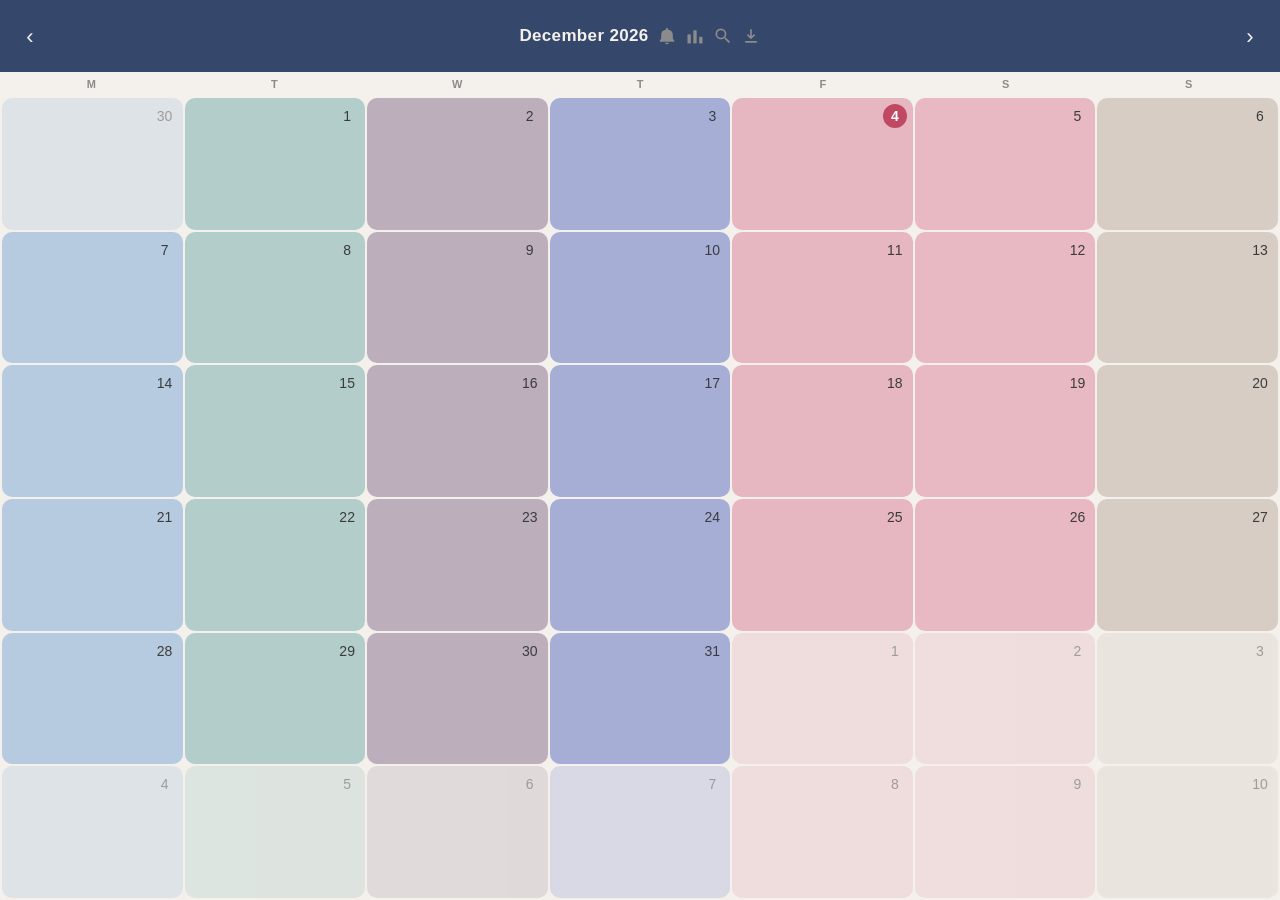
<file: planner.html>
<!DOCTYPE html>
<html lang="en">
<head>
<meta charset="UTF-8" />
<meta name="viewport" content="width=device-width, initial-scale=1, maximum-scale=1, user-scalable=no, viewport-fit=cover" />
<title>Planner</title>
<meta name="theme-color" content="#35476b" />
<meta name="apple-mobile-web-app-capable" content="yes" />
<meta name="mobile-web-app-capable" content="yes" />
<meta name="apple-mobile-web-app-status-bar-style" content="black-translucent" />
<meta name="apple-mobile-web-app-title" content="Planner" />
<link rel="icon" href="data:image/svg+xml,%3Csvg xmlns='http://www.w3.org/2000/svg' viewBox='0 0 100 100'%3E%3Crect width='100' height='100' rx='22' fill='%2335476b'/%3E%3Crect x='18' y='18' width='64' height='64' rx='10' fill='%23f4f1ec'/%3E%3Crect x='18' y='18' width='64' height='20' rx='10' fill='%23c04863'/%3E%3Crect x='18' y='28' width='64' height='10' fill='%23c04863'/%3E%3C/svg%3E" />
<link rel="apple-touch-icon" href="data:image/svg+xml,%3Csvg xmlns='http://www.w3.org/2000/svg' viewBox='0 0 100 100'%3E%3Crect width='100' height='100' rx='22' fill='%2335476b'/%3E%3Crect x='18' y='18' width='64' height='64' rx='10' fill='%23f4f1ec'/%3E%3Crect x='18' y='18' width='64' height='20' rx='10' fill='%23c04863'/%3E%3Crect x='18' y='28' width='64' height='10' fill='%23c04863'/%3E%3C/svg%3E" />
<style>
  :root{
    --bg:#f4f1ec;
    --card:#ffffff;
    --header:#35476b;
    --header-text:#f4f1ec;
    --today:#c04863;
    --binge:#e13d3d;
    --pink:#ec6fa6;
    --amber:#f2a93c;
    --green:#3fa66a;
    --blue:#3d6fd1;
    --black:#242424;
    --note:#6b5b73;
    --bell-on:#ffd400;
    --bell-off:#8b8b8b;
    --num:#3c3c3c;
    --muted:#8b8b8b;
    --mon:#b7cbe0;
    --tue:#b3cdcb;
    --wed:#bcaebb;
    --thu:#a6aed6;
    --fri:#e6b7c1;
    --sat:#e8b9c3;
    --sun:#d7cdc4;
  }
  *{box-sizing:border-box; -webkit-tap-highlight-color:transparent;}
  html,body{
    height:100%;
    margin:0;
    overscroll-behavior:none;
    touch-action:manipulation;
  }
  body{
    background:var(--bg);
    font-family:-apple-system,BlinkMacSystemFont,"Segoe UI",Roboto,Helvetica,Arial,sans-serif;
    display:flex;
    flex-direction:column;
    height:100dvh;
    padding:env(safe-area-inset-top) env(safe-area-inset-right) env(safe-area-inset-bottom) env(safe-area-inset-left);
    user-select:none;
  }
  header{
    background:var(--header);
    color:var(--header-text);
    display:flex;
    align-items:center;
    justify-content:space-between;
    padding:14px 8px;
    flex-shrink:0;
  }
  header button{
    background:none;
    border:none;
    color:var(--header-text);
    font-size:22px;
    width:44px;
    height:44px;
    line-height:44px;
    cursor:pointer;
  }
  header h1{
    margin:0;
    font-size:17px;
    font-weight:600;
    letter-spacing:.02em;
    cursor:pointer;
  }
  .header-center{
    display:flex;
    align-items:center;
    gap:8px;
  }
  .bell-btn{
    background:none;
    border:none;
    padding:0;
    width:20px;
    height:20px;
    color:var(--bell-off);
    cursor:pointer;
    flex-shrink:0;
  }
  .bell-btn svg{ width:100%; height:100%; fill:currentColor; display:block; }
  .bell-btn.active{ color:var(--bell-on); }
  .weekdays{
    display:grid;
    grid-template-columns:repeat(7,1fr);
    flex-shrink:0;
  }
  .weekdays span{
    text-align:center;
    font-size:11px;
    font-weight:600;
    color:var(--muted);
    padding:6px 0;
  }
  .grid{
    flex:1;
    display:grid;
    grid-template-columns:repeat(7,1fr);
    grid-template-rows:repeat(6,1fr);
    gap:2px;
    padding:2px;
    min-height:0;
  }
  .cell{
    position:relative;
    display:flex;
    flex-direction:column;
    align-items:flex-end;
    padding:6px;
    border-radius:10px;
    background:var(--bg);
    cursor:pointer;
    overflow:hidden;
  }
  .cell.in span.num{color:var(--num);}
  .cell.out{opacity:.35;}
  .cell:nth-child(7n+1){background:var(--mon);}
  .cell:nth-child(7n+2){background:var(--tue);}
  .cell:nth-child(7n+3){background:var(--wed);}
  .cell:nth-child(7n+4){background:var(--thu);}
  .cell:nth-child(7n+5){background:var(--fri);}
  .cell:nth-child(7n+6){background:var(--sat);}
  .cell:nth-child(7n+7){background:var(--sun);}
  .cell span.num{
    font-size:14px;
    font-weight:500;
    width:24px;
    height:24px;
    display:flex;
    align-items:center;
    justify-content:center;
    border-radius:50%;
  }
  .cell.today span.num{
    background:var(--today);
    color:#fff;
    font-weight:700;
  }
  .appt-mark{
    width:14px;
    height:3px;
    border-radius:2px;
    background:var(--header);
    opacity:.8;
    margin-top:3px;
  }
  .marks{
    display:flex;
    flex-wrap:wrap;
    gap:2px;
    justify-content:flex-end;
    margin-top:auto;
  }
  .dot{
    width:5px;
    height:5px;
    border-radius:50%;
    background:var(--header);
    opacity:.6;
  }
  .dot.binge{ background:var(--binge); opacity:1; }
  .dot.pink{ background:var(--pink); opacity:1; }
  .dot.amber{ background:var(--amber); opacity:1; }
  .dot.green{ background:var(--green); opacity:1; }
  .dot.blue{ background:var(--blue); opacity:1; }
  .dot.black{ background:var(--black); opacity:1; }
  .dot.note{
    background:var(--note);
    opacity:1;
  }

  .backdrop{
    position:fixed;
    inset:0;
    background:rgba(0,0,0,.35);
    opacity:0;
    pointer-events:none;
    transition:opacity .2s ease;
    z-index:10;
  }
  .backdrop.open{opacity:1; pointer-events:auto;}

  .sheet{
    position:fixed;
    left:50%;
    top:50%;
    transform:translate(-50%,-50%) scale(.95);
    background:var(--card);
    border-radius:18px;
    padding:20px;
    opacity:0;
    pointer-events:none;
    transition:opacity .2s ease, transform .2s ease;
    z-index:11;
    max-height:80vh;
    width:min(92vw, 420px);
    display:flex;
    flex-direction:column;
  }
  .sheet.open{
    opacity:1;
    pointer-events:auto;
    transform:translate(-50%,-50%) scale(1);
  }
  .sheet-top{
    display:flex;
    align-items:center;
    justify-content:space-between;
    flex-shrink:0;
    margin-bottom:10px;
  }
  .sheet-top h2{
    margin:0;
    font-size:16px;
    font-weight:600;
    color:var(--num);
  }
  .sheet-close{
    background:none;
    border:none;
    font-size:20px;
    color:var(--muted);
    cursor:pointer;
    width:32px;
    height:32px;
  }
  .sheet-actions{
    display:flex;
    align-items:center;
    gap:2px;
  }
  .icon-btn{
    background:none;
    border:none;
    cursor:pointer;
  }
  .notes-icon{
    width:18px;
    height:18px;
    border-radius:4px;
    background:var(--note);
    opacity:.85;
    padding:0;
  }
  #notes-back{
    font-size:20px;
    color:var(--muted);
    width:32px;
    height:32px;
    margin-bottom:6px;
  }
  #notes-view{
    display:flex;
    flex-direction:column;
    flex:1;
    min-height:0;
  }
  #notes-view[hidden]{ display:none; }
  #lock-panel{
    display:flex;
    flex-direction:column;
    align-items:center;
    gap:10px;
    padding:30px 0;
  }
  #lock-panel[hidden]{ display:none; }
  #pin-input{
    width:120px;
    text-align:center;
    letter-spacing:14px;
    font-size:20px;
    border:1px solid #ddd;
    border-radius:10px;
    padding:10px 0 10px 14px;
    background:var(--bg);
  }
  #pin-input.error{
    border-color:var(--binge);
    animation:shake .3s;
  }
  #pin-hint{
    font-size:11px;
    color:var(--muted);
    height:12px;
    margin:0;
  }
  #forgot-btn{
    background:none;
    border:none;
    color:var(--muted);
    font-size:15px;
    cursor:pointer;
    margin-top:6px;
  }
  @keyframes shake{
    25%{ transform:translateX(-6px); }
    75%{ transform:translateX(6px); }
  }
  #notes-text{
    flex:1;
    min-height:120px;
    resize:none;
    border:1px solid #ddd;
    border-radius:10px;
    padding:10px;
    font-size:14px;
    font-family:inherit;
    background:var(--bg);
    color:var(--num);
  }
  .log-row{
    display:flex;
    align-items:center;
    padding-bottom:12px;
    margin-bottom:8px;
    border-bottom:1px solid #eee;
    flex-shrink:0;
  }
  .log-btn{
    width:26px;
    height:26px;
    border-radius:50%;
    border:none;
    cursor:pointer;
    padding:0;
    background:conic-gradient(var(--binge) 0 60deg, var(--pink) 60deg 120deg, var(--amber) 120deg 180deg, var(--green) 180deg 240deg, var(--blue) 240deg 300deg, var(--black) 300deg 360deg);
  }

  .dialog-backdrop{
    position:fixed;
    inset:0;
    background:rgba(0,0,0,.35);
    opacity:0;
    pointer-events:none;
    transition:opacity .2s ease;
    z-index:20;
  }
  .dialog-backdrop.open{ opacity:1; pointer-events:auto; }
  .dialog{
    position:fixed;
    left:50%;
    top:50%;
    transform:translate(-50%,-50%) scale(.9);
    background:var(--card);
    border-radius:16px;
    padding:20px;
    width:260px;
    opacity:0;
    pointer-events:none;
    transition:opacity .15s ease, transform .15s ease;
    z-index:21;
  }
  .dialog.open{
    opacity:1;
    pointer-events:auto;
    transform:translate(-50%,-50%) scale(1);
  }
  .swatches{
    display:flex;
    justify-content:space-between;
  }
  .swatch{
    width:30px;
    height:30px;
    border-radius:50%;
    border:none;
    cursor:pointer;
    padding:0;
  }
  .swatch.red{ background:var(--binge); }
  .swatch.pink{ background:var(--pink); }
  .swatch.amber{ background:var(--amber); }
  .swatch.green{ background:var(--green); }
  .swatch.blue{ background:var(--blue); }
  .swatch.black{ background:var(--black); }
  .tally{
    display:flex;
    flex-wrap:wrap;
    gap:7px;
    margin-top:16px;
    min-height:10px;
  }
  .tally span{
    width:9px;
    height:9px;
    border-radius:50%;
    cursor:pointer;
  }
  .clear-btn{
    display:block;
    margin:14px auto 0;
    background:none;
    border:none;
    color:var(--muted);
    font-size:12px;
    cursor:pointer;
  }

  #reminder-list{
    list-style:none;
    margin:0;
    padding:0;
    overflow-y:auto;
    flex:1;
  }
  #reminder-list li{
    display:flex;
    align-items:center;
    gap:10px;
    padding:10px 0;
    border-bottom:1px solid #eee;
  }
  #reminder-list input[type="checkbox"]{
    width:18px;
    height:18px;
    flex-shrink:0;
    accent-color:var(--bell-on);
  }
  #reminder-list .rtext{
    flex:1;
    font-size:14px;
    color:var(--num);
  }
  #reminder-list li.done .rtext{
    text-decoration:line-through;
    color:var(--muted);
  }
  #reminder-list .remove{
    background:none;
    border:none;
    color:var(--muted);
    font-size:18px;
    cursor:pointer;
    width:28px;
    height:28px;
    flex-shrink:0;
  }
  #reminder-form{
    display:flex;
    gap:8px;
    padding-top:12px;
    flex-shrink:0;
  }
  #reminder-form input[type="text"]{
    flex:1;
    min-width:0;
    border:1px solid #ddd;
    border-radius:10px;
    padding:8px 10px;
    font-size:14px;
    background:var(--bg);
  }
  #reminder-form button{
    width:38px;
    height:38px;
    border-radius:50%;
    border:none;
    background:var(--header);
    color:#fff;
    font-size:20px;
    cursor:pointer;
    flex-shrink:0;
  }
  #appt-list{
    list-style:none;
    margin:0;
    padding:0;
    overflow-y:auto;
    flex:1;
  }
  #appt-list li{
    display:flex;
    align-items:center;
    gap:10px;
    padding:10px 0;
    border-bottom:1px solid #eee;
  }
  #appt-list .time{
    font-size:13px;
    font-weight:700;
    color:var(--today);
    flex-shrink:0;
    width:70px;
  }
  #appt-list .name{
    flex:1;
    font-size:14px;
    color:var(--num);
  }
  #appt-list .remove{
    background:none;
    border:none;
    color:var(--muted);
    font-size:18px;
    cursor:pointer;
    width:28px;
    height:28px;
    flex-shrink:0;
  }
  .chip-row{
    display:flex;
    flex-wrap:wrap;
    gap:6px;
    padding-top:10px;
    flex-shrink:0;
  }
  .chip{
    border:none;
    border-radius:999px;
    padding:6px 12px;
    font-size:12px;
    color:var(--num);
    background:var(--bg);
    cursor:pointer;
  }
  #appt-form{
    display:flex;
    gap:8px;
    padding-top:12px;
    flex-shrink:0;
  }
  #appt-form input[type="time"]{
    width:100px;
    border:1px solid #ddd;
    border-radius:10px;
    padding:8px;
    font-size:14px;
    background:var(--bg);
  }
  #appt-form input[type="text"]{
    flex:1;
    min-width:0;
    border:1px solid #ddd;
    border-radius:10px;
    padding:8px 10px;
    font-size:14px;
    background:var(--bg);
  }
  #appt-form button{
    width:38px;
    height:38px;
    border-radius:50%;
    border:none;
    background:var(--header);
    color:#fff;
    font-size:20px;
    cursor:pointer;
    flex-shrink:0;
  }
  #report-list{
    list-style:none;
    margin:0;
    padding:0;
    overflow-y:auto;
    flex:1;
  }
  #report-list li{
    display:flex;
    align-items:center;
    gap:10px;
    padding:12px 0;
    border-bottom:1px solid #eee;
    font-size:14px;
    color:var(--num);
    line-height:1.4;
  }
  #report-list .dot{
    width:9px;
    height:9px;
    flex-shrink:0;
  }
  #search-input{
    flex:1;
    min-width:0;
    border:1px solid #ddd;
    border-radius:10px;
    padding:8px 10px;
    font-size:14px;
    background:var(--bg);
    margin-right:10px;
  }
  #search-results{
    list-style:none;
    margin:0;
    padding:0;
    overflow-y:auto;
    flex:1;
  }
  #search-results li{
    padding:10px 0;
    border-bottom:1px solid #eee;
    cursor:pointer;
  }
  #search-results .name{
    display:block;
    font-size:14px;
    color:var(--num);
  }
  #search-results .meta{
    display:block;
    font-size:12px;
    color:var(--muted);
    margin-top:2px;
  }
  .backup-actions{
    display:flex;
    flex-direction:column;
    gap:10px;
  }
  .backup-action{
    border:none;
    border-radius:12px;
    padding:14px;
    font-size:14px;
    color:var(--num);
    background:var(--bg);
    cursor:pointer;
  }
</style>
</head>
<body>
  <header>
    <button id="prev" aria-label="Previous month">&#8249;</button>
    <div class="header-center">
      <h1 id="label"></h1>
      <button id="bell-btn" class="bell-btn" aria-label="Reminders">
        <svg viewBox="0 0 24 24"><path d="M12 2a1 1 0 0 0-1 1v1.06A7 7 0 0 0 5 11v4l-1.7 2.55A1 1 0 0 0 4 19h16a1 1 0 0 0 .8-1.45L19 15v-4a7 7 0 0 0-6-6.94V3a1 1 0 0 0-1-1zm0 20a2.5 2.5 0 0 0 2.45-2h-4.9A2.5 2.5 0 0 0 12 22z"/></svg>
      </button>
      <button id="report-btn" class="bell-btn" aria-label="Report">
        <svg viewBox="0 0 24 24"><rect x="3" y="10" width="4" height="11" rx="1"/><rect x="10" y="5" width="4" height="16" rx="1"/><rect x="17" y="13" width="4" height="8" rx="1"/></svg>
      </button>
      <button id="search-btn" class="bell-btn" aria-label="Search">
        <svg viewBox="0 0 24 24"><path d="M15.5 14h-.79l-.28-.27a6.5 6.5 0 1 0-.7.7l.27.28v.79l5 4.99L20.49 19l-4.99-5zm-6 0A4.5 4.5 0 1 1 14 9.5 4.5 4.5 0 0 1 9.5 14z"/></svg>
      </button>
      <button id="backup-btn" class="bell-btn" aria-label="Backup">
        <svg viewBox="0 0 24 24"><path d="M12 16l5-5-1.41-1.41L13 12.17V4h-2v8.17l-2.59-2.58L7 11l5 5zM5 18h14v2H5z"/></svg>
      </button>
    </div>
    <button id="next" aria-label="Next month">&#8250;</button>
  </header>
  <div class="weekdays">
    <span>M</span><span>T</span><span>W</span><span>T</span><span>F</span><span>S</span><span>S</span>
  </div>
  <div class="grid" id="grid"></div>

  <div class="backdrop" id="backdrop"></div>
  <div class="sheet" id="sheet">
    <div class="sheet-top">
      <h2 id="sheet-date"></h2>
      <div class="sheet-actions">
        <button id="notes-btn" class="icon-btn notes-icon" aria-label="Notes"></button>
        <button class="sheet-close" id="sheet-close" aria-label="Close">&times;</button>
      </div>
    </div>
    <div id="main-view">
      <div class="log-row">
        <button id="log-btn" class="log-btn" aria-label="Log"></button>
      </div>
      <ul id="appt-list"></ul>
      <div class="chip-row" id="preset-chips"></div>
      <form id="appt-form">
        <input type="time" id="appt-time" required />
        <input type="text" id="appt-name" placeholder="Appointment" required />
        <button type="submit" aria-label="Add">+</button>
      </form>
    </div>
    <div id="notes-view" hidden>
      <button id="notes-back" class="icon-btn" aria-label="Back">&#8249;</button>
      <div id="lock-panel">
        <input id="pin-input" type="password" inputmode="numeric" pattern="[0-9]*" maxlength="4" autocomplete="off" />
        <p id="pin-hint"></p>
        <button id="forgot-btn" type="button">&#8635;</button>
      </div>
      <textarea id="notes-text" hidden></textarea>
    </div>
  </div>

  <div class="dialog-backdrop" id="log-backdrop"></div>
  <div class="dialog" id="log-dialog">
    <div class="swatches">
      <button class="swatch red" data-color="binge" aria-label="Red"></button>
      <button class="swatch pink" data-color="pink" aria-label="Pink"></button>
      <button class="swatch amber" data-color="amber" aria-label="Amber"></button>
      <button class="swatch green" data-color="green" aria-label="Green"></button>
      <button class="swatch blue" data-color="blue" aria-label="Blue"></button>
      <button class="swatch black" data-color="black" aria-label="Black"></button>
    </div>
    <div class="tally" id="log-tally"></div>
    <button type="button" id="log-clear" class="clear-btn">Clear</button>
  </div>

  <div class="backdrop" id="reminders-backdrop"></div>
  <div class="sheet" id="reminders-sheet">
    <div class="sheet-top">
      <span></span>
      <button class="sheet-close" id="reminders-close" aria-label="Close">&times;</button>
    </div>
    <ul id="reminder-list"></ul>
    <form id="reminder-form">
      <input type="text" id="reminder-text" placeholder="Reminder" required />
      <button type="submit" aria-label="Add">+</button>
    </form>
  </div>

  <div class="backdrop" id="report-backdrop"></div>
  <div class="sheet" id="report-sheet">
    <div class="sheet-top">
      <span></span>
      <button class="sheet-close" id="report-close" aria-label="Close">&times;</button>
    </div>
    <ul id="report-list"></ul>
  </div>

  <div class="backdrop" id="search-backdrop"></div>
  <div class="sheet" id="search-sheet">
    <div class="sheet-top">
      <input type="text" id="search-input" placeholder="Search" />
      <button class="sheet-close" id="search-close" aria-label="Close">&times;</button>
    </div>
    <div class="chip-row" id="search-chips"></div>
    <ul id="search-results"></ul>
  </div>

  <div class="backdrop" id="backup-backdrop"></div>
  <div class="sheet" id="backup-sheet">
    <div class="sheet-top">
      <span></span>
      <button class="sheet-close" id="backup-close" aria-label="Close">&times;</button>
    </div>
    <div class="backup-actions">
      <button type="button" id="export-btn" class="backup-action">Export</button>
      <button type="button" id="import-btn" class="backup-action">Import</button>
      <input type="file" id="import-file" accept="application/json" hidden />
    </div>
  </div>

<script>
  var view = new Date();
  view.setDate(1);
  var selectedKey = null;

  var label = document.getElementById('label');
  var grid = document.getElementById('grid');
  var backdrop = document.getElementById('backdrop');
  var sheet = document.getElementById('sheet');
  var sheetDate = document.getElementById('sheet-date');
  var apptList = document.getElementById('appt-list');
  var apptForm = document.getElementById('appt-form');
  var apptTime = document.getElementById('appt-time');
  var apptName = document.getElementById('appt-name');
  var presetChips = document.getElementById('preset-chips');
  var logBtn = document.getElementById('log-btn');
  var logBackdrop = document.getElementById('log-backdrop');
  var logDialog = document.getElementById('log-dialog');
  var logTally = document.getElementById('log-tally');
  var logClear = document.getElementById('log-clear');
  var bellBtn = document.getElementById('bell-btn');
  var remindersBackdrop = document.getElementById('reminders-backdrop');
  var remindersSheet = document.getElementById('reminders-sheet');
  var reminderList = document.getElementById('reminder-list');
  var reminderForm = document.getElementById('reminder-form');
  var reminderText = document.getElementById('reminder-text');
  var reportBtn = document.getElementById('report-btn');
  var reportBackdrop = document.getElementById('report-backdrop');
  var reportSheet = document.getElementById('report-sheet');
  var reportList = document.getElementById('report-list');
  var searchBtn = document.getElementById('search-btn');
  var searchBackdrop = document.getElementById('search-backdrop');
  var searchSheet = document.getElementById('search-sheet');
  var searchInput = document.getElementById('search-input');
  var searchChips = document.getElementById('search-chips');
  var searchResults = document.getElementById('search-results');
  var backupBtn = document.getElementById('backup-btn');
  var backupBackdrop = document.getElementById('backup-backdrop');
  var backupSheet = document.getElementById('backup-sheet');
  var exportBtn = document.getElementById('export-btn');
  var importBtn = document.getElementById('import-btn');
  var importFile = document.getElementById('import-file');
  var mainView = document.getElementById('main-view');
  var notesView = document.getElementById('notes-view');
  var notesBtn = document.getElementById('notes-btn');
  var notesBack = document.getElementById('notes-back');
  var lockPanel = document.getElementById('lock-panel');
  var pinInput = document.getElementById('pin-input');
  var pinHint = document.getElementById('pin-hint');
  var forgotBtn = document.getElementById('forgot-btn');
  var notesText = document.getElementById('notes-text');

  var STORE_KEY = 'planner-appointments';
  var data = {};
  try{ data = JSON.parse(localStorage.getItem(STORE_KEY)) || {}; }catch(e){ data = {}; }

  var DOTS_KEY = 'planner-dots';
  var COLORS = ['binge','pink','amber','green','blue','black'];
  var dots = null;
  try{ dots = JSON.parse(localStorage.getItem(DOTS_KEY)); }catch(e){ dots = null; }
  if (!dots){
    dots = {};
    var oldBinges = null;
    try{ oldBinges = JSON.parse(localStorage.getItem('planner-binges')); }catch(e){ oldBinges = null; }
    if (oldBinges){
      Object.keys(oldBinges).forEach(function(k){ dots[k] = { binge: oldBinges[k] }; });
    }
  }

  var REMINDERS_KEY = 'planner-reminders';
  var reminders = [];
  try{ reminders = JSON.parse(localStorage.getItem(REMINDERS_KEY)) || []; }catch(e){ reminders = []; }

  var NOTES_KEY = 'planner-notes';
  var notesStore = {};
  try{ notesStore = JSON.parse(localStorage.getItem(NOTES_KEY)) || {}; }catch(e){ notesStore = {}; }

  var NOTES_META_KEY = 'planner-notes-meta';
  var notesMeta = null;
  try{ notesMeta = JSON.parse(localStorage.getItem(NOTES_META_KEY)) || null; }catch(e){ notesMeta = null; }

  var sessionKey = null;
  var pinMode = null;
  var pendingPin = null;
  var saveTimer = null;

  function save(){
    localStorage.setItem(STORE_KEY, JSON.stringify(data));
  }
  function saveDots(){
    localStorage.setItem(DOTS_KEY, JSON.stringify(dots));
  }
  function saveReminders(){
    localStorage.setItem(REMINDERS_KEY, JSON.stringify(reminders));
  }
  function saveNotesStore(){
    localStorage.setItem(NOTES_KEY, JSON.stringify(notesStore));
  }
  function saveNotesMeta(){
    localStorage.setItem(NOTES_META_KEY, JSON.stringify(notesMeta));
  }

  function toB64(buf){
    var bytes = new Uint8Array(buf), bin = '';
    for (var i = 0; i < bytes.length; i++) bin += String.fromCharCode(bytes[i]);
    return btoa(bin);
  }
  function fromB64(str){
    var bin = atob(str), bytes = new Uint8Array(bin.length);
    for (var i = 0; i < bin.length; i++) bytes[i] = bin.charCodeAt(i);
    return bytes.buffer;
  }
  function deriveKey(pin, saltB64){
    var enc = new TextEncoder();
    var salt = new Uint8Array(fromB64(saltB64));
    return crypto.subtle.importKey('raw', enc.encode(pin), {name:'PBKDF2'}, false, ['deriveKey'])
      .then(function(base){
        return crypto.subtle.deriveKey(
          { name:'PBKDF2', salt:salt, iterations:150000, hash:'SHA-256' },
          base,
          { name:'AES-GCM', length:256 },
          false,
          ['encrypt','decrypt']
        );
      });
  }
  function encryptText(key, text){
    var iv = crypto.getRandomValues(new Uint8Array(12));
    return crypto.subtle.encrypt({name:'AES-GCM', iv:iv}, key, new TextEncoder().encode(text))
      .then(function(ct){ return { iv: toB64(iv), ct: toB64(ct) }; });
  }
  function decryptText(key, rec){
    var iv = new Uint8Array(fromB64(rec.iv));
    return crypto.subtle.decrypt({name:'AES-GCM', iv:iv}, key, fromB64(rec.ct))
      .then(function(pt){ return new TextDecoder().decode(pt); });
  }
  function pad(n){ return n < 10 ? '0' + n : '' + n; }
  function dateKey(d){ return d.getFullYear() + '-' + pad(d.getMonth() + 1) + '-' + pad(d.getDate()); }
  function formatTime(t){
    var parts = t.split(':');
    var h = parseInt(parts[0], 10);
    var m = parts[1];
    var suffix = h >= 12 ? 'PM' : 'AM';
    var h12 = h % 12; if (h12 === 0) h12 = 12;
    return h12 + ':' + m + ' ' + suffix;
  }

  function render(){
    var year = view.getFullYear();
    var month = view.getMonth();
    label.textContent = view.toLocaleString('default',{month:'long'}) + ' ' + year;

    var first = new Date(year, month, 1);
    var startOffset = (first.getDay() + 6) % 7; // Monday = 0

    var today = new Date();

    grid.innerHTML = '';
    var totalCells = 42;
    for (var i = 0; i < totalCells; i++){
      var cellDate = new Date(year, month, i - startOffset + 1);
      var inMonth = cellDate.getMonth() === month;
      var key = dateKey(cellDate);

      var cell = document.createElement('div');
      cell.className = 'cell ' + (inMonth ? 'in' : 'out');
      if (cellDate.getFullYear() === today.getFullYear() &&
          cellDate.getMonth() === today.getMonth() &&
          cellDate.getDate() === today.getDate()){
        cell.className += ' today';
      }
      cell.dataset.key = key;

      var span = document.createElement('span');
      span.className = 'num';
      span.textContent = cellDate.getDate();
      cell.appendChild(span);

      if (data[key] && data[key].length){
        var apptMark = document.createElement('span');
        apptMark.className = 'appt-mark';
        cell.appendChild(apptMark);
      }

      var marks = document.createElement('div');
      marks.className = 'marks';
      var dayDots = dots[key];
      if (dayDots){
        COLORS.forEach(function(color){
          var count = dayDots[color] || 0;
          for (var c = 0; c < count; c++){
            var cdot = document.createElement('span');
            cdot.className = 'dot ' + color;
            marks.appendChild(cdot);
          }
        });
      }
      if (notesStore[key]){
        var ndot = document.createElement('span');
        ndot.className = 'dot note';
        marks.appendChild(ndot);
      }
      if (marks.children.length) cell.appendChild(marks);

      cell.addEventListener('click', (function(d, k){
        return function(){
          if (d.getMonth() !== view.getMonth() || d.getFullYear() !== view.getFullYear()){
            view = new Date(d.getFullYear(), d.getMonth(), 1);
            render();
          }
          openSheet(k, d);
        };
      })(cellDate, key));

      grid.appendChild(cell);
    }
  }

  function openSheet(key, d){
    if (!notesText.hidden) saveCurrentNote();
    closeReminders();
    closeReport();
    closeSearch();
    closeBackup();
    selectedKey = key;
    sheetDate.textContent = d.toLocaleDateString('default',{weekday:'short', day:'numeric', month:'short'});
    renderAppts();
    notesView.hidden = true;
    mainView.hidden = false;
    backdrop.classList.add('open');
    sheet.classList.add('open');
    apptTime.value = '';
    apptName.value = '';
  }

  function closeSheet(){
    if (!notesText.hidden) saveCurrentNote();
    closeLogDialog();
    backdrop.classList.remove('open');
    sheet.classList.remove('open');
    selectedKey = null;
  }

  function openNotesView(){
    mainView.hidden = true;
    notesView.hidden = false;
    if (sessionKey){
      showNoteEditor();
    } else if (notesMeta){
      pinMode = 'unlock';
      showPinPrompt();
    } else {
      pinMode = 'create';
      pendingPin = null;
      showPinPrompt();
    }
  }

  function showPinPrompt(){
    notesText.hidden = true;
    lockPanel.hidden = false;
    pinInput.value = '';
    pinHint.textContent = pinMode === 'confirm' ? 'again' : '';
    pinInput.classList.remove('error');
    pinInput.focus();
  }

  function showNoteEditor(){
    lockPanel.hidden = true;
    notesText.hidden = false;
    var rec = notesStore[selectedKey];
    if (rec){
      decryptText(sessionKey, rec).then(function(text){
        notesText.value = text;
      }).catch(function(){
        notesText.value = '';
      });
    } else {
      notesText.value = '';
    }
    notesText.focus();
  }

  function saveCurrentNote(){
    if (!selectedKey || !sessionKey) return;
    var text = notesText.value;
    if (!text.trim()){
      if (notesStore[selectedKey]){
        delete notesStore[selectedKey];
        saveNotesStore();
        render();
      }
      return;
    }
    encryptText(sessionKey, text).then(function(rec){
      notesStore[selectedKey] = rec;
      saveNotesStore();
      render();
    });
  }

  function pinFail(){
    pinInput.classList.add('error');
    pinInput.value = '';
    setTimeout(function(){ pinInput.classList.remove('error'); }, 300);
  }

  notesBtn.addEventListener('click', openNotesView);
  notesBack.addEventListener('click', function(){
    if (!notesText.hidden) saveCurrentNote();
    notesView.hidden = true;
    mainView.hidden = false;
  });

  pinInput.addEventListener('input', function(){
    var val = pinInput.value.replace(/[^0-9]/g, '');
    pinInput.value = val;
    if (val.length !== 4) return;

    if (pinMode === 'create'){
      pendingPin = val;
      pinMode = 'confirm';
      showPinPrompt();
    } else if (pinMode === 'confirm'){
      if (val === pendingPin){
        var salt = toB64(crypto.getRandomValues(new Uint8Array(16)).buffer);
        deriveKey(val, salt).then(function(key){
          return encryptText(key, 'ok').then(function(check){
            notesMeta = { salt: salt, check: check };
            saveNotesMeta();
            sessionKey = key;
            showNoteEditor();
          });
        });
      } else {
        pinFail();
        pinMode = 'create';
        pendingPin = null;
      }
    } else if (pinMode === 'unlock'){
      deriveKey(val, notesMeta.salt).then(function(key){
        return decryptText(key, notesMeta.check).then(function(plain){
          if (plain === 'ok'){
            sessionKey = key;
            showNoteEditor();
          } else {
            pinFail();
          }
        });
      }).catch(function(){ pinFail(); });
    }
  });

  forgotBtn.addEventListener('click', function(){
    if (!confirm('Forgotten PIN deletes all notes. Continue?')) return;
    notesStore = {};
    notesMeta = null;
    sessionKey = null;
    saveNotesStore();
    localStorage.removeItem(NOTES_META_KEY);
    pinMode = 'create';
    pendingPin = null;
    showPinPrompt();
    render();
  });

  notesText.addEventListener('input', function(){
    clearTimeout(saveTimer);
    saveTimer = setTimeout(saveCurrentNote, 600);
  });

  var PRESETS = ['Pilates', 'Walk', 'The PMDD Project', 'Rex', 'Health'];
  PRESETS.forEach(function(name){
    var chip = document.createElement('button');
    chip.type = 'button';
    chip.className = 'chip';
    chip.textContent = name;
    chip.addEventListener('click', function(){
      apptName.value = name;
      apptTime.focus();
    });
    presetChips.appendChild(chip);
  });

  PRESETS.forEach(function(name){
    var chip = document.createElement('button');
    chip.type = 'button';
    chip.className = 'chip';
    chip.textContent = name;
    chip.addEventListener('click', function(){
      searchInput.value = name;
      renderSearch(name);
    });
    searchChips.appendChild(chip);
  });

  function jumpToDate(key){
    var d = parseKey(key);
    closeSearch();
    view = new Date(d.getFullYear(), d.getMonth(), 1);
    render();
    openSheet(key, d);
  }

  function renderSearch(query){
    searchResults.innerHTML = '';
    var q = query.trim().toLowerCase();
    if (!q) return;

    var matches = [];
    Object.keys(data).forEach(function(k){
      (data[k] || []).forEach(function(item){
        if (item.name.toLowerCase().indexOf(q) >= 0){
          matches.push({ date: k, time: item.time, name: item.name });
        }
      });
    });
    matches.sort(function(a, b){
      if (a.date !== b.date) return a.date < b.date ? 1 : -1;
      return a.time < b.time ? -1 : a.time > b.time ? 1 : 0;
    });

    if (!matches.length){
      var li = document.createElement('li');
      li.textContent = 'No matches.';
      searchResults.appendChild(li);
      return;
    }
    matches.forEach(function(m){
      var li = document.createElement('li');
      var name = document.createElement('span');
      name.className = 'name';
      name.textContent = m.name;
      var meta = document.createElement('span');
      meta.className = 'meta';
      meta.textContent = parseKey(m.date).toLocaleDateString('default', {weekday:'short', day:'numeric', month:'short'}) + ' · ' + formatTime(m.time);
      li.appendChild(name);
      li.appendChild(meta);
      li.addEventListener('click', function(){ jumpToDate(m.date); });
      searchResults.appendChild(li);
    });
  }

  function openSearch(){
    closeSheet();
    closeReminders();
    closeReport();
    closeBackup();
    searchInput.value = '';
    searchResults.innerHTML = '';
    searchBackdrop.classList.add('open');
    searchSheet.classList.add('open');
    searchInput.focus();
  }
  function closeSearch(){
    searchBackdrop.classList.remove('open');
    searchSheet.classList.remove('open');
  }

  searchBtn.addEventListener('click', openSearch);
  document.getElementById('search-close').addEventListener('click', closeSearch);
  searchBackdrop.addEventListener('click', closeSearch);
  searchInput.addEventListener('input', function(){ renderSearch(searchInput.value); });

  function renderAppts(){
    apptList.innerHTML = '';
    var items = (data[selectedKey] || []).slice().sort(function(a,b){
      return a.time < b.time ? -1 : a.time > b.time ? 1 : 0;
    });
    items.forEach(function(item, idx){
      var li = document.createElement('li');

      var time = document.createElement('span');
      time.className = 'time';
      time.textContent = formatTime(item.time);

      var name = document.createElement('span');
      name.className = 'name';
      name.textContent = item.name;

      var remove = document.createElement('button');
      remove.className = 'remove';
      remove.type = 'button';
      remove.innerHTML = '&times;';
      remove.addEventListener('click', function(){
        var arr = data[selectedKey];
        var realIdx = arr.indexOf(item);
        arr.splice(realIdx, 1);
        if (!arr.length) delete data[selectedKey];
        save();
        renderAppts();
        render();
      });

      li.appendChild(time);
      li.appendChild(name);
      li.appendChild(remove);
      apptList.appendChild(li);
    });
  }

  function renderTally(){
    logTally.innerHTML = '';
    var dayDots = dots[selectedKey] || {};
    COLORS.forEach(function(color){
      var count = dayDots[color] || 0;
      for (var i = 0; i < count; i++){
        var d = document.createElement('span');
        d.className = 'dot ' + color;
        d.addEventListener('click', (function(color){
          return function(){
            var entry = dots[selectedKey];
            if (!entry) return;
            entry[color] = Math.max(0, (entry[color] || 0) - 1);
            if (!entry[color]) delete entry[color];
            if (!Object.keys(entry).length) delete dots[selectedKey];
            saveDots();
            renderTally();
            render();
          };
        })(color));
        logTally.appendChild(d);
      }
    });
  }

  function openLogDialog(){
    if (!selectedKey) return;
    renderTally();
    logBackdrop.classList.add('open');
    logDialog.classList.add('open');
  }
  function closeLogDialog(){
    logBackdrop.classList.remove('open');
    logDialog.classList.remove('open');
  }

  logBtn.addEventListener('click', openLogDialog);
  logBackdrop.addEventListener('click', closeLogDialog);

  logClear.addEventListener('click', function(){
    if (!selectedKey) return;
    delete dots[selectedKey];
    saveDots();
    renderTally();
    render();
  });

  document.querySelectorAll('.swatch').forEach(function(btn){
    btn.addEventListener('click', function(){
      if (!selectedKey) return;
      var color = btn.dataset.color;
      if (!dots[selectedKey]) dots[selectedKey] = {};
      dots[selectedKey][color] = (dots[selectedKey][color] || 0) + 1;
      saveDots();
      renderTally();
      render();
    });
  });

  function updateBellState(){
    var active = reminders.some(function(r){ return !r.done; });
    bellBtn.classList.toggle('active', active);
  }

  function renderReminders(){
    reminderList.innerHTML = '';
    reminders.forEach(function(item){
      var li = document.createElement('li');
      if (item.done) li.className = 'done';

      var check = document.createElement('input');
      check.type = 'checkbox';
      check.checked = item.done;
      check.addEventListener('change', function(){
        item.done = check.checked;
        saveReminders();
        renderReminders();
        updateBellState();
      });

      var text = document.createElement('span');
      text.className = 'rtext';
      text.textContent = item.text;

      var remove = document.createElement('button');
      remove.className = 'remove';
      remove.type = 'button';
      remove.innerHTML = '&times;';
      remove.addEventListener('click', function(){
        reminders = reminders.filter(function(r){ return r.id !== item.id; });
        saveReminders();
        renderReminders();
        updateBellState();
      });

      li.appendChild(check);
      li.appendChild(text);
      li.appendChild(remove);
      reminderList.appendChild(li);
    });
  }

  function openReminders(){
    closeSheet();
    closeReport();
    closeSearch();
    closeBackup();
    renderReminders();
    remindersBackdrop.classList.add('open');
    remindersSheet.classList.add('open');
    reminderText.value = '';
  }
  function closeReminders(){
    remindersBackdrop.classList.remove('open');
    remindersSheet.classList.remove('open');
  }

  bellBtn.addEventListener('click', openReminders);
  document.getElementById('reminders-close').addEventListener('click', closeReminders);
  remindersBackdrop.addEventListener('click', closeReminders);

  reminderForm.addEventListener('submit', function(e){
    e.preventDefault();
    var text = reminderText.value.trim();
    if (!text) return;
    reminders.push({ id: crypto.randomUUID(), text: text, done: false });
    saveReminders();
    reminderText.value = '';
    renderReminders();
    updateBellState();
  });

  var COLOR_LABEL = { binge:'red', pink:'pink', amber:'amber', green:'green', blue:'blue', black:'black' };
  var WEEKDAY_NAMES = ['Sunday','Monday','Tuesday','Wednesday','Thursday','Friday','Saturday'];

  function parseKey(key){
    var parts = key.split('-');
    return new Date(parseInt(parts[0],10), parseInt(parts[1],10) - 1, parseInt(parts[2],10));
  }

  function computeReport(){
    var MIN_TOTAL = 7, MIN_GROUP = 4, THRESHOLD = 0.25;

    var allKeys = {};
    Object.keys(data).forEach(function(k){ if (data[k] && data[k].length) allKeys[k] = 1; });
    Object.keys(dots).forEach(function(k){ if (dots[k] && Object.keys(dots[k]).length) allKeys[k] = 1; });
    Object.keys(notesStore).forEach(function(k){ allKeys[k] = 1; });
    var keys = Object.keys(allKeys);
    if (!keys.length) return null;

    var parsedDates = keys.map(parseKey);
    var min = new Date(Math.min.apply(null, parsedDates));
    var max = new Date(Math.max.apply(null, parsedDates));

    var days = [];
    var cur = new Date(min.getFullYear(), min.getMonth(), min.getDate());
    while (cur <= max){
      var k = dateKey(cur);
      days.push({
        apptCount: (data[k] || []).length,
        apptNames: (data[k] || []).map(function(a){ return a.name; }),
        dotCounts: dots[k] || {},
        weekday: cur.getDay()
      });
      cur.setDate(cur.getDate() + 1);
    }
    if (days.length < MIN_TOTAL) return null;

    function hasColor(day, color){ return (day.dotCounts[color] || 0) > 0; }

    var conditions = [];
    var maxAppt = 0;
    days.forEach(function(d){ if (d.apptCount > maxAppt) maxAppt = d.apptCount; });
    for (var n = 0; n <= Math.min(maxAppt, 4); n++){
      conditions.push({
        test: (function(n){ return function(d){ return d.apptCount === n; }; })(n),
        phrase: n === 0 ? 'you have no appointments' : 'you have exactly ' + n + (n === 1 ? ' appointment' : ' appointments')
      });
    }
    if (maxAppt >= 2) conditions.push({ test: function(d){ return d.apptCount >= 2; }, phrase: 'you have 2 or more appointments' });
    if (maxAppt >= 3) conditions.push({ test: function(d){ return d.apptCount >= 3; }, phrase: 'you have 3 or more appointments' });
    if (maxAppt >= 5) conditions.push({ test: function(d){ return d.apptCount >= 5; }, phrase: 'you have 5 or more appointments' });
    WEEKDAY_NAMES.forEach(function(name, idx){
      conditions.push({ test: function(d){ return d.weekday === idx; }, phrase: "it's a " + name });
    });
    COLORS.forEach(function(c){
      conditions.push({ test: function(d){ return hasColor(d, c); }, phrase: 'you have a ' + COLOR_LABEL[c] + ' dot', color: c });
    });
    var apptNamesSeen = {};
    days.forEach(function(d){ d.apptNames.forEach(function(n){ apptNamesSeen[n] = true; }); });
    Object.keys(apptNamesSeen).forEach(function(name){
      conditions.push({
        test: function(d){ return d.apptNames.indexOf(name) >= 0; },
        phrase: 'you have a ' + name + ' appointment'
      });
    });

    var candidates = [];
    conditions.forEach(function(cond){
      var inGroup = days.filter(cond.test);
      var outGroup = days.filter(function(d){ return !cond.test(d); });
      if (inGroup.length < MIN_GROUP || outGroup.length < MIN_GROUP) return;
      COLORS.forEach(function(outColor){
        if (cond.color === outColor) return;
        var rateIn = inGroup.filter(function(d){ return hasColor(d, outColor); }).length / inGroup.length;
        var rateOut = outGroup.filter(function(d){ return hasColor(d, outColor); }).length / outGroup.length;
        var diff = rateIn - rateOut;
        if (Math.abs(diff) >= THRESHOLD){
          candidates.push({ diff: diff, rateIn: rateIn, nIn: inGroup.length, phrase: cond.phrase, color: outColor });
        }
      });
    });

    candidates.sort(function(a, b){ return Math.abs(b.diff) - Math.abs(a.diff); });
    return candidates.slice(0, 6);
  }

  function renderReport(){
    reportList.innerHTML = '';
    var candidates = computeReport();

    if (!candidates){
      var li = document.createElement('li');
      li.textContent = 'Not enough data yet.';
      reportList.appendChild(li);
      return;
    }
    if (!candidates.length){
      var li2 = document.createElement('li');
      li2.textContent = 'No clear patterns yet.';
      reportList.appendChild(li2);
      return;
    }
    candidates.forEach(function(c){
      var li = document.createElement('li');
      var dot = document.createElement('span');
      dot.className = 'dot ' + c.color;
      var text = document.createElement('span');
      var label = COLOR_LABEL[c.color];
      var article = /^[aeiou]/i.test(label) ? 'an' : 'a';
      var sentence;
      if (c.rateIn >= 0.999 && c.nIn >= 3){
        sentence = 'You always have ' + article + ' ' + label + ' dot when ' + c.phrase + '.';
      } else if (c.rateIn <= 0.001 && c.nIn >= 3){
        sentence = 'You never have ' + article + ' ' + label + ' dot when ' + c.phrase + '.';
      } else if (c.diff > 0){
        sentence = "You're more likely to have " + article + ' ' + label + ' dot when ' + c.phrase + '.';
      } else {
        sentence = "You're less likely to have " + article + ' ' + label + ' dot when ' + c.phrase + '.';
      }
      text.textContent = sentence;
      li.appendChild(dot);
      li.appendChild(text);
      reportList.appendChild(li);
    });
  }

  function openReport(){
    closeSheet();
    closeReminders();
    closeSearch();
    closeBackup();
    renderReport();
    reportBackdrop.classList.add('open');
    reportSheet.classList.add('open');
  }
  function closeReport(){
    reportBackdrop.classList.remove('open');
    reportSheet.classList.remove('open');
  }

  reportBtn.addEventListener('click', openReport);
  document.getElementById('report-close').addEventListener('click', closeReport);
  reportBackdrop.addEventListener('click', closeReport);

  function openBackup(){
    closeSheet();
    closeReminders();
    closeReport();
    closeSearch();
    backupBackdrop.classList.add('open');
    backupSheet.classList.add('open');
  }
  function closeBackup(){
    backupBackdrop.classList.remove('open');
    backupSheet.classList.remove('open');
  }

  backupBtn.addEventListener('click', openBackup);
  document.getElementById('backup-close').addEventListener('click', closeBackup);
  backupBackdrop.addEventListener('click', closeBackup);

  exportBtn.addEventListener('click', function(){
    var payload = {
      version: 1,
      exportedAt: new Date().toISOString(),
      appointments: data,
      dots: dots,
      reminders: reminders,
      notes: notesStore,
      notesMeta: notesMeta
    };
    var blob = new Blob([JSON.stringify(payload, null, 2)], { type: 'application/json' });
    var url = URL.createObjectURL(blob);
    var a = document.createElement('a');
    a.href = url;
    a.download = 'planner-backup-' + dateKey(new Date()) + '.json';
    document.body.appendChild(a);
    a.click();
    document.body.removeChild(a);
    URL.revokeObjectURL(url);
  });

  importBtn.addEventListener('click', function(){
    importFile.value = '';
    importFile.click();
  });

  importFile.addEventListener('change', function(){
    var file = importFile.files[0];
    if (!file) return;
    var reader = new FileReader();
    reader.onload = function(){
      var parsed;
      try{ parsed = JSON.parse(reader.result); }catch(e){
        alert('That file could not be read.');
        return;
      }
      if (!confirm('This replaces everything currently in the app with this backup. Continue?')) return;

      data = parsed.appointments || {};
      dots = parsed.dots || {};
      reminders = parsed.reminders || [];
      notesStore = parsed.notes || {};
      notesMeta = parsed.notesMeta || null;
      sessionKey = null;

      save();
      saveDots();
      saveReminders();
      saveNotesStore();
      saveNotesMeta();

      updateBellState();
      render();
      closeBackup();
    };
    reader.readAsText(file);
  });

  apptForm.addEventListener('submit', function(e){
    e.preventDefault();
    if (!selectedKey || !apptTime.value || !apptName.value.trim()) return;
    if (!data[selectedKey]) data[selectedKey] = [];
    data[selectedKey].push({ time: apptTime.value, name: apptName.value.trim() });
    save();
    apptTime.value = '';
    apptName.value = '';
    renderAppts();
    render();
  });

  document.getElementById('prev').addEventListener('click', function(){
    view.setMonth(view.getMonth() - 1);
    render();
  });
  document.getElementById('next').addEventListener('click', function(){
    view.setMonth(view.getMonth() + 1);
    render();
  });
  label.addEventListener('click', function(){
    view = new Date();
    view.setDate(1);
    render();
  });
  document.getElementById('sheet-close').addEventListener('click', closeSheet);
  backdrop.addEventListener('click', closeSheet);

  var touchX = null;
  document.body.addEventListener('touchstart', function(e){
    if (sheet.classList.contains('open')) return;
    touchX = e.changedTouches[0].clientX;
  });
  document.body.addEventListener('touchend', function(e){
    if (touchX === null) return;
    var dx = e.changedTouches[0].clientX - touchX;
    if (Math.abs(dx) > 60){
      view.setMonth(view.getMonth() + (dx < 0 ? 1 : -1));
      render();
    }
    touchX = null;
  });

  updateBellState();
  render();
</script>
</body>
</html>
</file>
